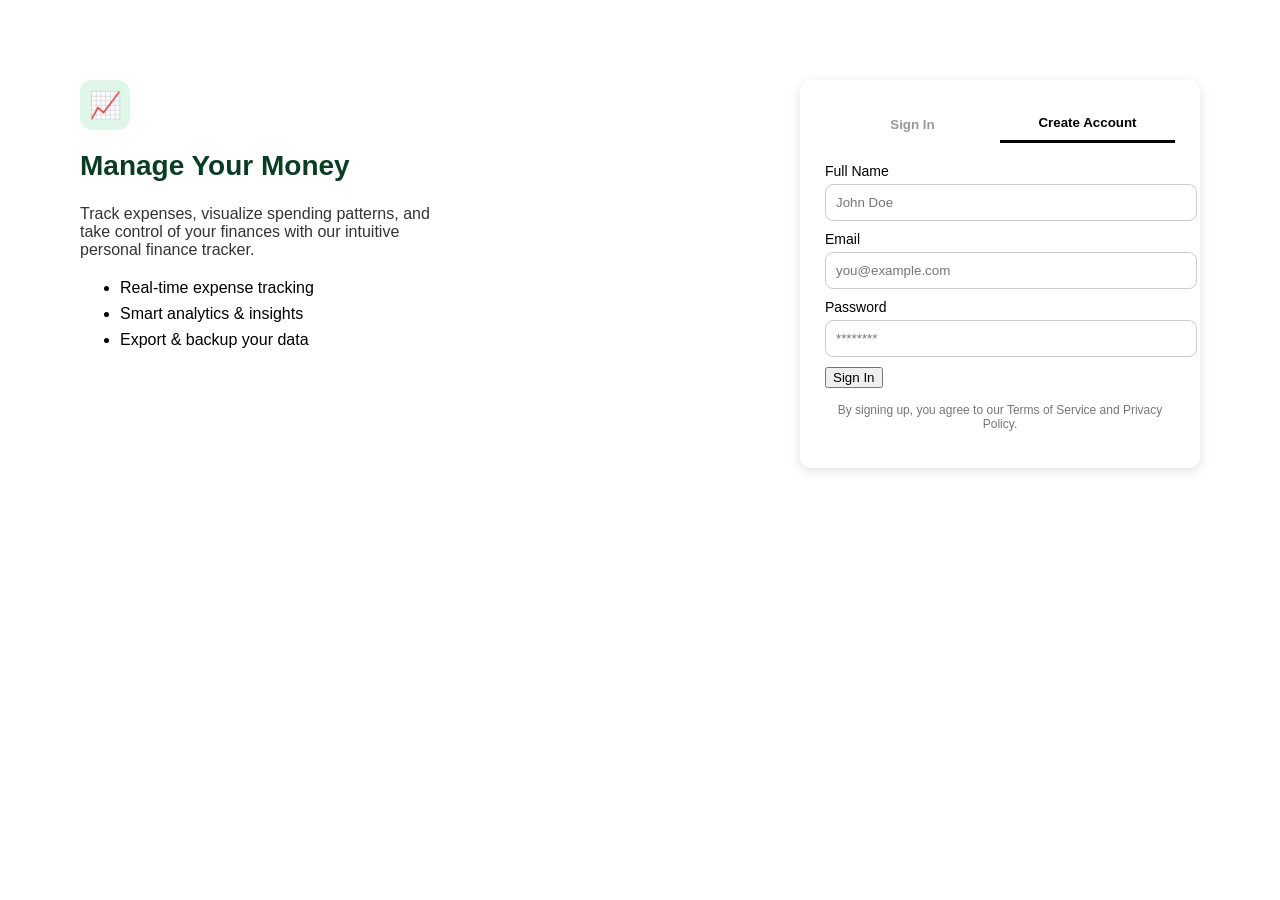
<file: index.html>
<!DOCTYPE html>
<html lang="en">
<head>
    <meta charset="UTF-8">
    <meta name="viewport" content="width=device-width, initial-scale=1.0">
    <title>Finance Tracker - Signup</title>
    <link rel="stylesheet" href="style.css">
</head>
<body>

    <!-- MAIN SECTION -->
    <div class="container">

        <!-- LEFT SIDE -->
        <div class="left-box">
            <div class="icon-box">
                📈
            </div>
            <h2>Manage Your Money</h2>
            <p>
                Track expenses, visualize spending patterns, and
                take control of your finances with our intuitive
                personal finance tracker.
            </p>

            <ul>
                <li>Real-time expense tracking</li>
                <li>Smart analytics & insights</li>
                <li>Export & backup your data</li>
            </ul>
        </div>

        <!-- RIGHT SIDE -->
        <div class="form-card">
            <div class="tabs">
                <button class="inactive">Sign In</button>
                <button class="active">Create Account</button>
            </div>

            <div class="fields">
                <label>Full Name</label>
                <input type="text" placeholder="John Doe" id="fullname">

                <label>Email</label>
                <input type="email" placeholder="you@example.com" id="email">

                <label>Password</label>
                <input type="password" placeholder="********" id="password">
            </div>

           <button class="signin-btn" style="margin-top:10px;">Sign In</button>


            <p class="legal">
                By signing up, you agree to our Terms of Service and Privacy Policy.
            </p>
        </div>

    </div>

    <script type="module" src="script.js"></script>
</body>
</html>
</file>
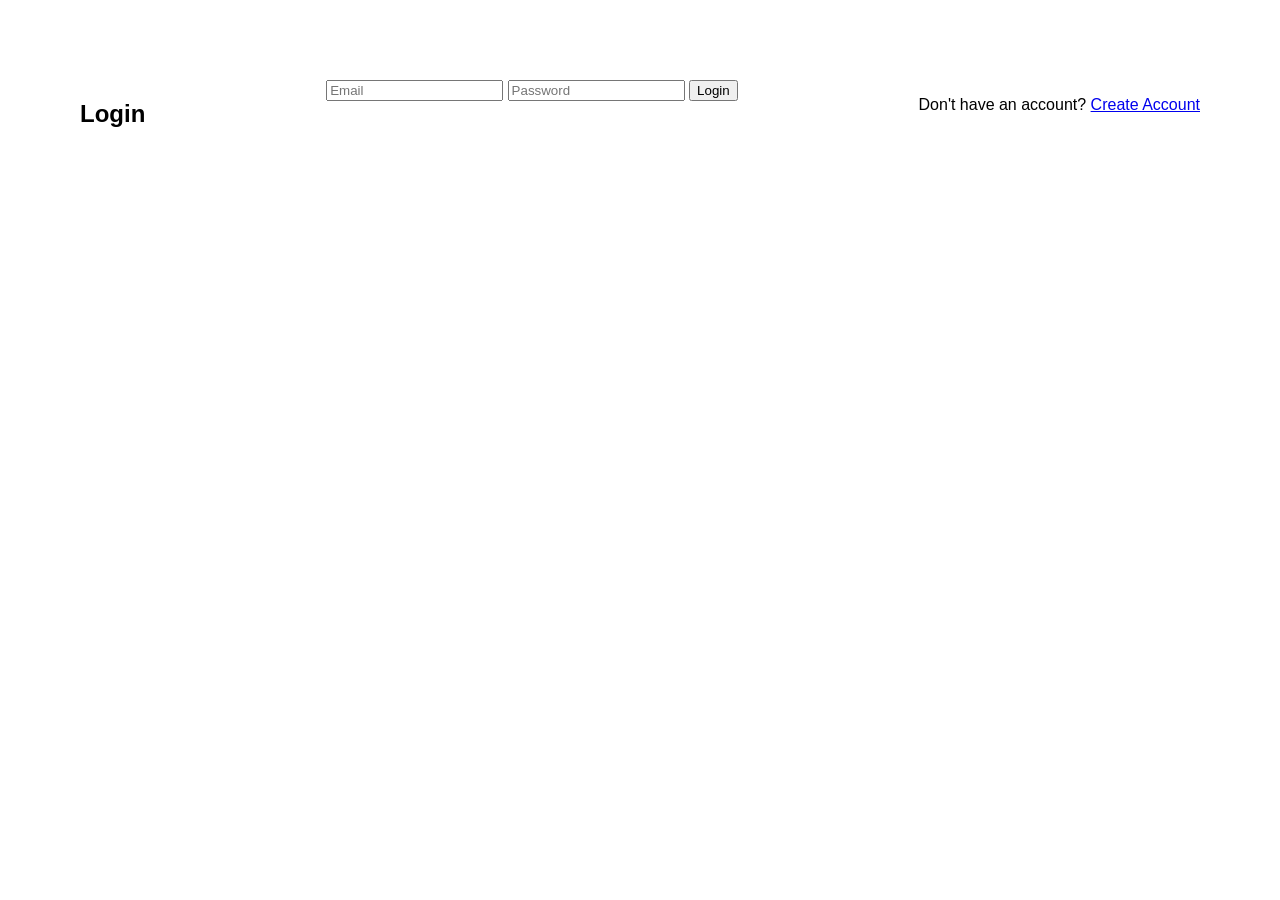
<file: login.html>
<!DOCTYPE html>
<html lang="en">
<head>
    <meta charset="UTF-8">
    <meta name="viewport" content="width=device-width, initial-scale=1.0">
    <title>Login</title>
    <link rel="stylesheet" href="style.css">
</head>
<body>

<div class="container">
    <h2>Login</h2>

    <form action="#">
        <input type="email" placeholder="Email" required>
        <input type="password" placeholder="Password" required>
        <button type="submit" class="login-btn">Login</button>
    </form>

    <p>
        Don't have an account? <a href="register.html">Create Account</a>
    </p>
</div>

</body>
</html>
</file>
<file: style.css>
body {
    margin: 0;
    font-family: Arial, sans-serif;
    background-size: cover;
    background-position: center;
    background-repeat: no-repeat;
}

.container {
    display: flex;
    justify-content: space-between;
    align-items: flex-start;
    padding: 80px;
}

.left-box {
    width: 40%;
}

.icon-box {
    background: #e0f6e8;
    width: 50px;
    height: 50px;
    border-radius: 12px;
    display: flex;
    align-items: center;
    justify-content: center;
    font-size: 26px;
}

.left-box h2 {
    margin-top: 20px;
    font-size: 28px;
    color: #0b3d25;
}

.left-box p {
    width: 80%;
    margin: 10px 0 20px;
    color: #333;
}

.left-box ul li {
    margin: 8px 0;
}

.form-card {
    width: 350px;
    background: white;
    padding: 25px;
    border-radius: 12px;
    box-shadow: 0 3px 12px rgba(0,0,0,0.12);
}

.tabs {
    display: flex;
    justify-content: space-between;
}

.tabs button {
    width: 50%;
    padding: 10px;
    border: none;
    background: none;
    cursor: pointer;
    font-weight: bold;
}

.tabs .active {
    border-bottom: 3px solid black;
}

.tabs .inactive {
    color: #999;
}

.fields {
    margin-top: 20px;
}

.fields label {
    display: block;
    font-size: 14px;
    margin-top: 10px;
}

.fields input {
    width: 100%;
    padding: 10px;
    margin-top: 5px;
    border-radius: 8px;
    border: 1px solid #ccc;
}

.create-btn {
    width: 100%;
    margin-top: 20px;
    padding: 12px;
    background: #0b8f49;
    color: white;
    border: none;
    border-radius: 8px;
    cursor: pointer;
    font-weight: bold;
}

.legal {
    margin-top: 15px;
    text-align: center;
    font-size: 12px;
    color: #777;
}
</file>
